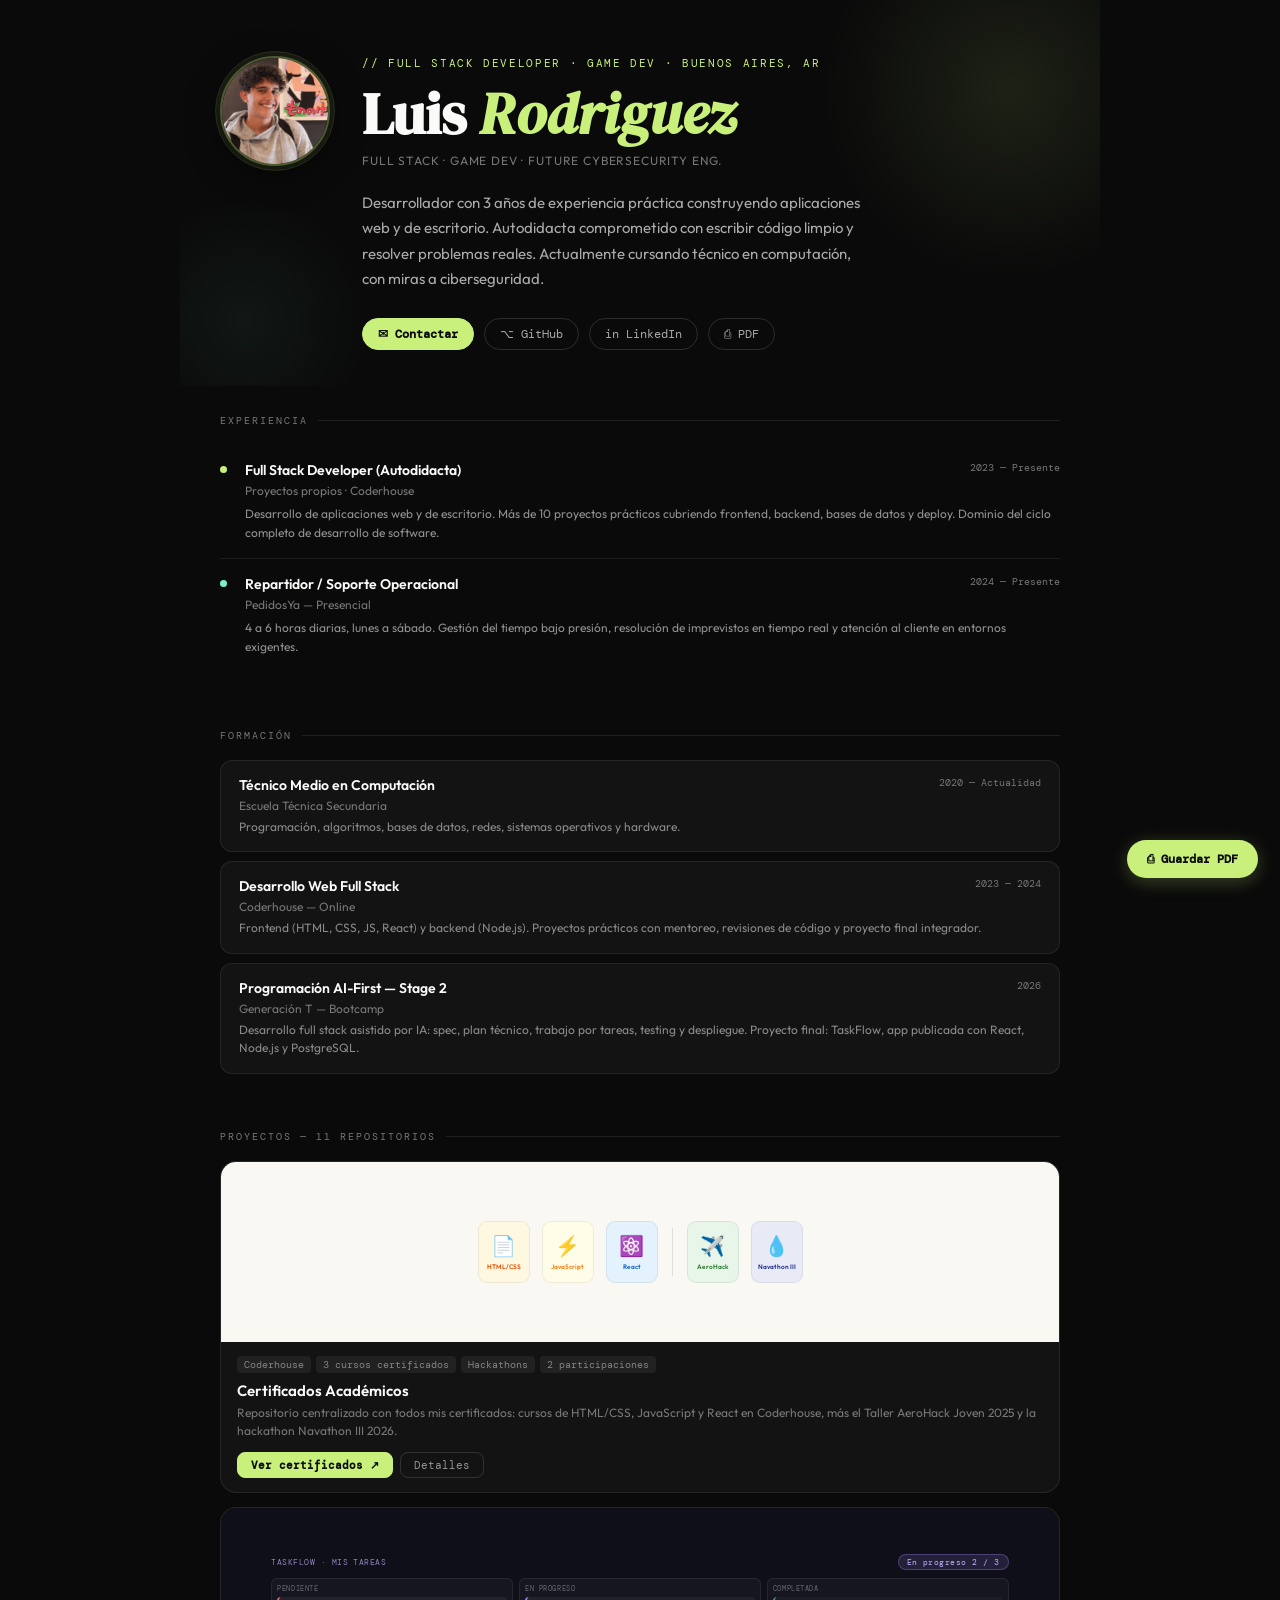
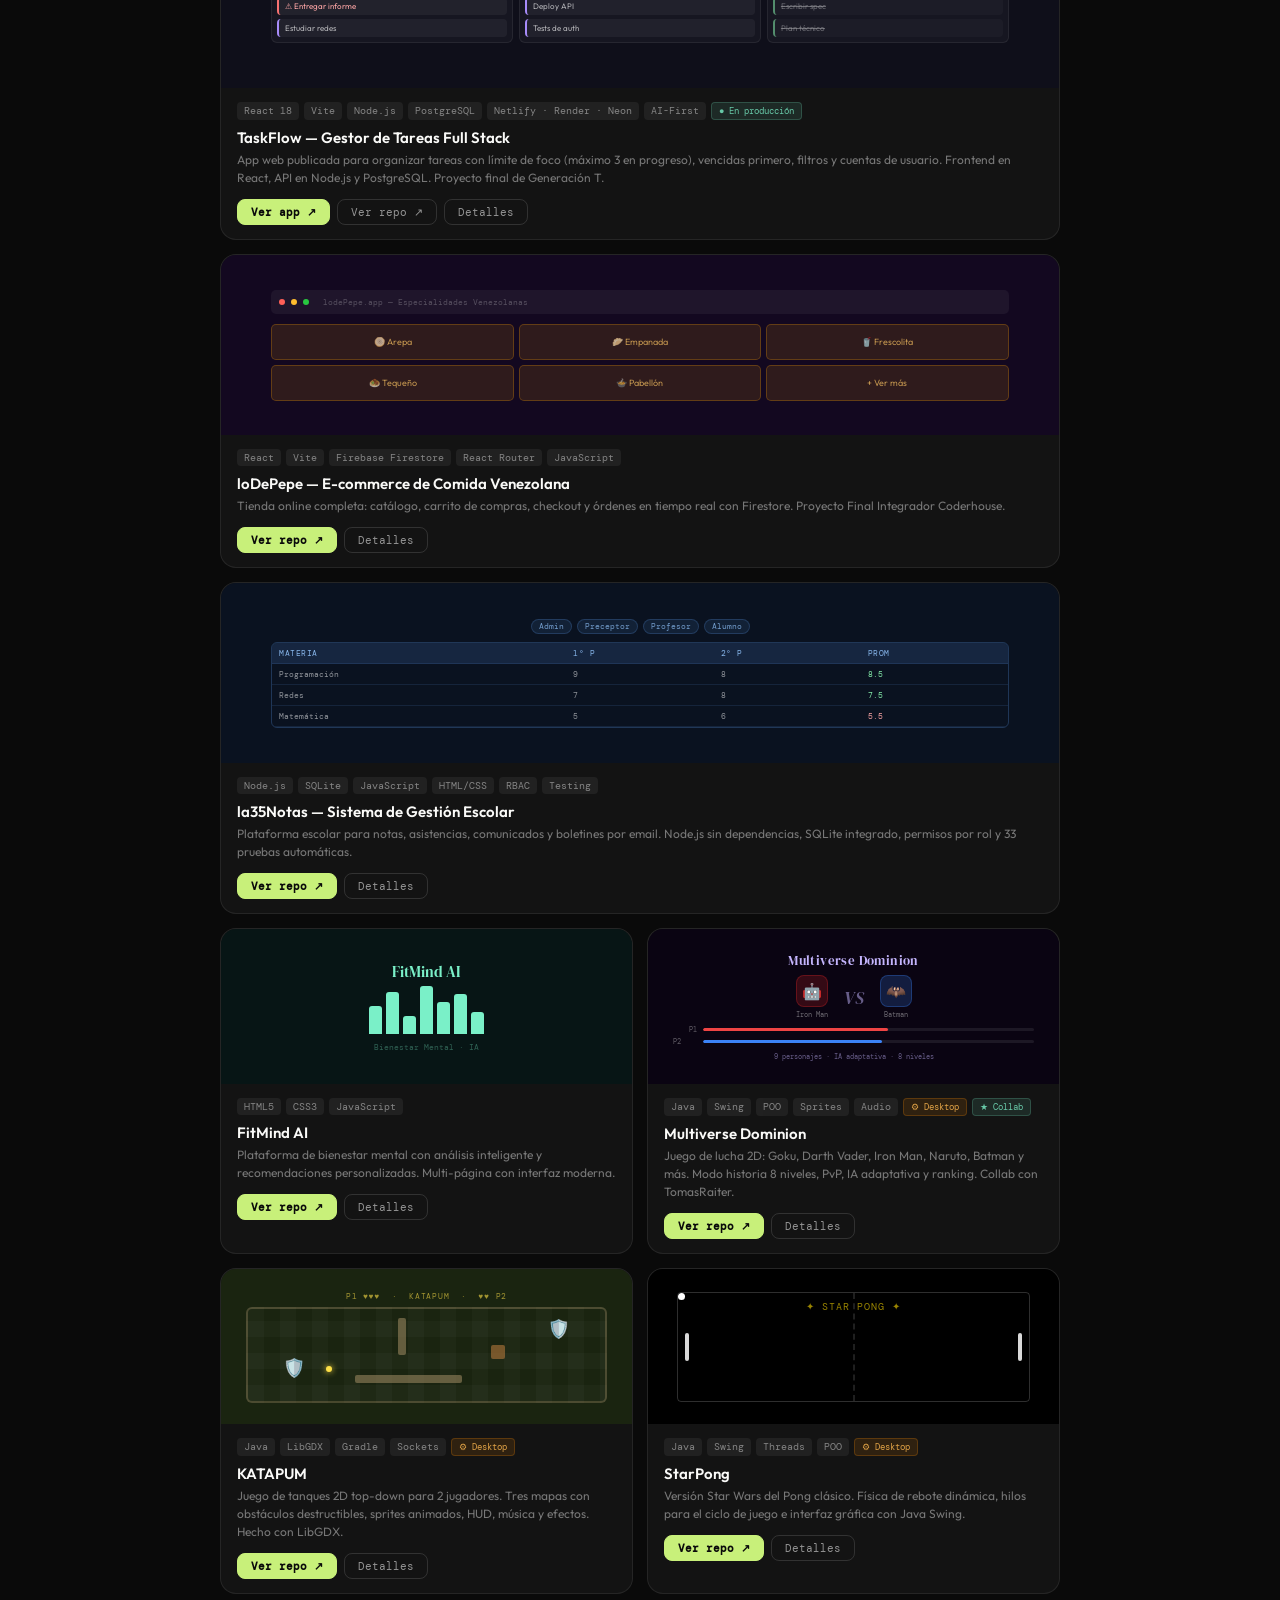
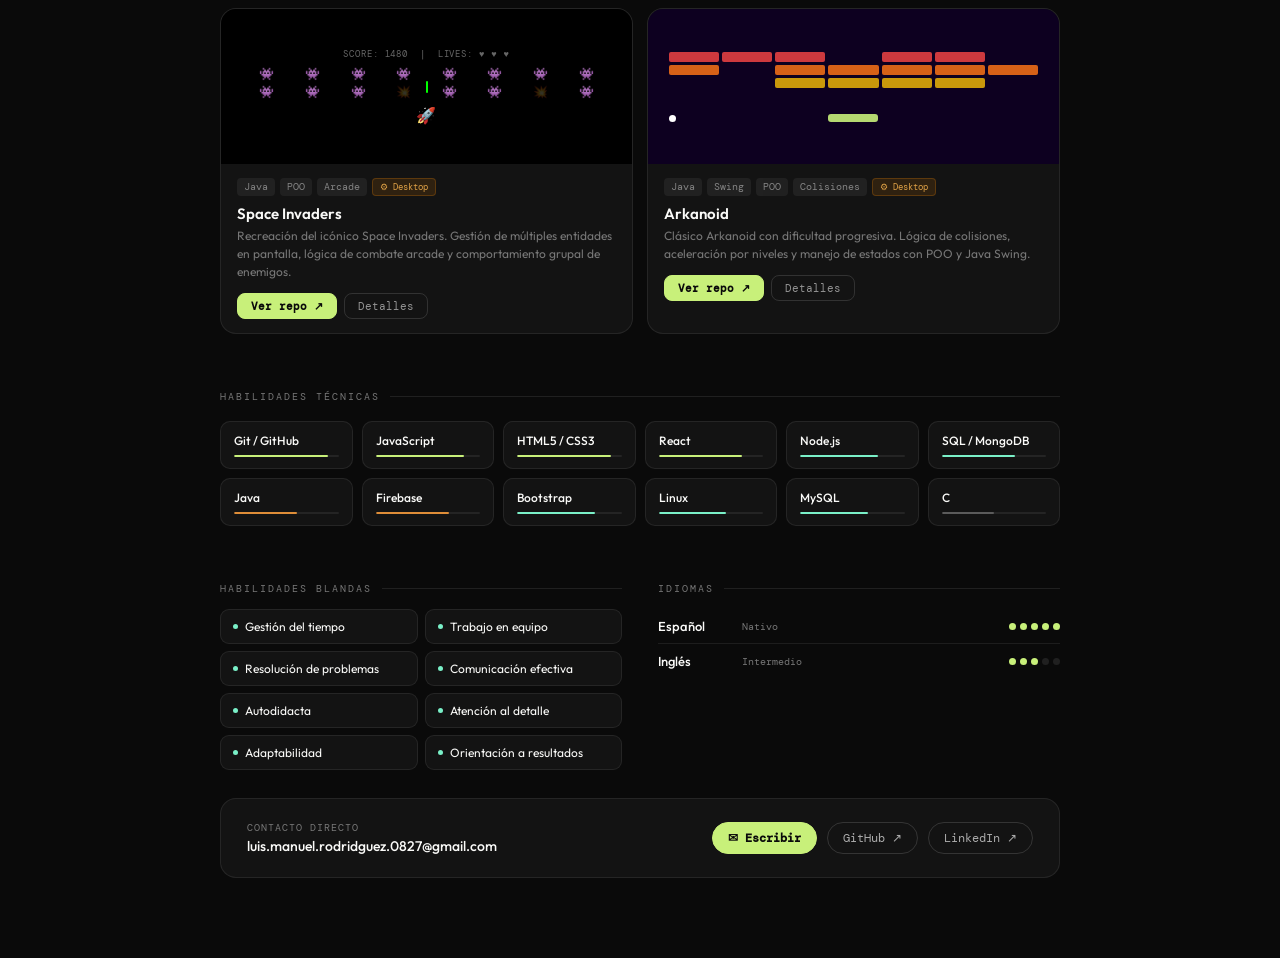
<file: index.html>
<!DOCTYPE html>
<html lang="es">
<head>
  <meta charset="UTF-8">
  <meta name="viewport" content="width=device-width, initial-scale=1.0">
  <title>Luis Rodriguez — Full Stack Developer</title>
  <link rel="preconnect" href="https://fonts.googleapis.com">
  <link rel="preconnect" href="https://fonts.gstatic.com" crossorigin>
  <link href="https://fonts.googleapis.com/css2?family=DM+Serif+Display:ital@0;1&family=DM+Mono:wght@400;500&family=Outfit:wght@300;400;500;600&display=swap" rel="stylesheet">
  <link rel="stylesheet" href="css/base.css">
  <link rel="stylesheet" href="css/hero.css">
  <link rel="stylesheet" href="css/secciones.css">
  <link rel="stylesheet" href="css/proyectos.css">
  <link rel="stylesheet" href="css/previews.css">
  <link rel="stylesheet" href="css/modal.css">
  <link rel="stylesheet" href="css/responsive.css">
  <link rel="stylesheet" href="css/print.css">
  <script src="js/datos.js" defer></script>
  <script src="js/modal.js" defer></script>
  <script src="js/animaciones.js" defer></script>
</head>
<body>

<div class="cv-wrap">

  <div class="hero">
    <div class="hero-inner">
      <div class="hero-photo-wrap">
        <div class="hero-photo-ring"></div>
        <img class="hero-photo" src="img/profile.png" alt="Luis Rodriguez">
      </div>
      <div class="hero-text">
        <div class="hero-tag">// Full Stack Developer · Game Dev · Buenos Aires, AR</div>
        <h1 class="hero-name">Luis <em>Rodriguez</em><br></h1>
        <div class="hero-role">Full Stack · Game Dev · Future Cybersecurity Eng.</div>
        <p class="hero-bio">Desarrollador con 3 años de experiencia práctica construyendo aplicaciones web y de escritorio. Autodidacta comprometido con escribir código limpio y resolver problemas reales. Actualmente cursando técnico en computación, con miras a ciberseguridad.</p>
        <div class="hero-links">
          <a class="pill pill-accent" href="mailto:luis.manuel.rodridguez.0827@gmail.com">✉ Contactar</a>
          <a class="pill" href="https://github.com/l-sudo-l" target="_blank">⌥ GitHub</a>
          <a class="pill" href="https://www.linkedin.com/in/luis-manuel-rodriguez-m%C3%A1rquez-b2208729b/" target="_blank">in LinkedIn</a>
          <button class="pill" data-accion="imprimir">⎙ PDF</button>
        </div>
      </div>
    </div>
  </div>

  <div class="section">
    <div class="section-label">Experiencia</div>
    <div class="exp-item">
      <div class="exp-dot" style="background:#c8f07a"></div>
      <div class="exp-content">
        <div style="display:flex;justify-content:space-between;align-items:flex-start;gap:8px;margin-bottom:2px">
          <div class="exp-title">Full Stack Developer (Autodidacta)</div>
          <div class="exp-date">2023 — Presente</div>
        </div>
        <div class="exp-sub">Proyectos propios · Coderhouse</div>
        <div class="exp-desc">Desarrollo de aplicaciones web y de escritorio. Más de 10 proyectos prácticos cubriendo frontend, backend, bases de datos y deploy. Dominio del ciclo completo de desarrollo de software.</div>
      </div>
    </div>
    <div class="exp-item">
      <div class="exp-dot" style="background:#7af0c8"></div>
      <div class="exp-content">
        <div style="display:flex;justify-content:space-between;align-items:flex-start;gap:8px;margin-bottom:2px">
          <div class="exp-title">Repartidor / Soporte Operacional</div>
          <div class="exp-date">2024 — Presente</div>
        </div>
        <div class="exp-sub">PedidosYa — Presencial</div>
        <div class="exp-desc">4 a 6 horas diarias, lunes a sábado. Gestión del tiempo bajo presión, resolución de imprevistos en tiempo real y atención al cliente en entornos exigentes.</div>
      </div>
    </div>
  </div>

  <div class="section">
    <div class="section-label">Formación</div>
    <div class="edu-item">
      <div style="display:flex;justify-content:space-between;align-items:flex-start;gap:8px;margin-bottom:2px">
        <div class="edu-title">Técnico Medio en Computación</div>
        <div class="exp-date">2020 — Actualidad</div>
      </div>
      <div class="edu-sub">Escuela Técnica Secundaria</div>
      <div class="edu-desc">Programación, algoritmos, bases de datos, redes, sistemas operativos y hardware.</div>
    </div>
    <div class="edu-item">
      <div style="display:flex;justify-content:space-between;align-items:flex-start;gap:8px;margin-bottom:2px">
        <div class="edu-title">Desarrollo Web Full Stack</div>
        <div class="exp-date">2023 — 2024</div>
      </div>
      <div class="edu-sub">Coderhouse — Online</div>
      <div class="edu-desc">Frontend (HTML, CSS, JS, React) y backend (Node.js). Proyectos prácticos con mentoreo, revisiones de código y proyecto final integrador.</div>
    </div>
    <div class="edu-item">
      <div style="display:flex;justify-content:space-between;align-items:flex-start;gap:8px;margin-bottom:2px">
        <div class="edu-title">Programación AI-First — Stage 2</div>
        <div class="exp-date">2026</div>
      </div>
      <div class="edu-sub">Generación T — Bootcamp</div>
      <div class="edu-desc">Desarrollo full stack asistido por IA: spec, plan técnico, trabajo por tareas, testing y despliegue. Proyecto final: TaskFlow, app publicada con React, Node.js y PostgreSQL.</div>
    </div>
  </div>

  <div class="section">
    <div class="section-label">Proyectos — 11 repositorios</div>
    <div class="projects-grid">

      <div class="proj-card full" data-proyecto="certs">
        <div class="proj-preview prev-certs">
          <div class="cert-card" style="background:#fff8e1"><div class="cert-ic">📄</div><div class="cert-lbl" style="color:#e65100">HTML/CSS</div></div>
          <div class="cert-card" style="background:#fffde7"><div class="cert-ic">⚡</div><div class="cert-lbl" style="color:#f57f17">JavaScript</div></div>
          <div class="cert-card" style="background:#e3f2fd"><div class="cert-ic">⚛️</div><div class="cert-lbl" style="color:#1565c0">React</div></div>
          <div class="cert-sep"></div>
          <div class="cert-card" style="background:#e8f5e9"><div class="cert-ic">✈️</div><div class="cert-lbl" style="color:#2e7d32">AeroHack</div></div>
          <div class="cert-card" style="background:#e8eaf6"><div class="cert-ic">💧</div><div class="cert-lbl" style="color:#283593">Navathon III</div></div>
        </div>
        <div class="proj-info">
          <div class="proj-tech"><span class="tech-tag">Coderhouse</span><span class="tech-tag">3 cursos certificados</span><span class="tech-tag">Hackathons</span><span class="tech-tag">2 participaciones</span></div>
          <div class="proj-name">Certificados Académicos</div>
          <div class="proj-desc">Repositorio centralizado con todos mis certificados: cursos de HTML/CSS, JavaScript y React en Coderhouse, más el Taller AeroHack Joven 2025 y la hackathon Navathon III 2026.</div>
          <div class="proj-actions">
            <a class="proj-btn primary" href="https://github.com/l-sudo-l/Certificados" target="_blank" rel="noopener">Ver certificados ↗</a>
            <button class="proj-btn">Detalles</button>
          </div>
        </div>
      </div>

      <div class="proj-card full" data-proyecto="taskflow">
        <div class="proj-preview prev-tf">
          <div class="tf-head"><span>TASKFLOW · MIS TAREAS</span><span class="tf-focus">En progreso 2 / 3</span></div>
          <div class="tf-cols">
            <div class="tf-col"><div class="tf-col-t">PENDIENTE</div><div class="tf-task tf-late">⚠ Entregar informe</div><div class="tf-task">Estudiar redes</div></div>
            <div class="tf-col"><div class="tf-col-t">EN PROGRESO</div><div class="tf-task">Deploy API</div><div class="tf-task">Tests de auth</div></div>
            <div class="tf-col"><div class="tf-col-t">COMPLETADA</div><div class="tf-task tf-done">Escribir spec</div><div class="tf-task tf-done">Plan técnico</div></div>
          </div>
        </div>
        <div class="proj-info">
          <div class="proj-tech"><span class="tech-tag">React 18</span><span class="tech-tag">Vite</span><span class="tech-tag">Node.js</span><span class="tech-tag">PostgreSQL</span><span class="tech-tag">Netlify · Render · Neon</span><span class="tech-tag">AI-First</span><span class="collab-badge">● En producción</span></div>
          <div class="proj-name">TaskFlow — Gestor de Tareas Full Stack</div>
          <div class="proj-desc">App web publicada para organizar tareas con límite de foco (máximo 3 en progreso), vencidas primero, filtros y cuentas de usuario. Frontend en React, API en Node.js y PostgreSQL. Proyecto final de Generación T.</div>
          <div class="proj-actions">
            <a class="proj-btn primary" href="https://taskflow-luis.netlify.app" target="_blank" rel="noopener">Ver app ↗</a>
            <a class="proj-btn" href="https://github.com/l-sudo-l/TaskFlow" target="_blank" rel="noopener">Ver repo ↗</a>
            <button class="proj-btn">Detalles</button>
          </div>
        </div>
      </div>

      <div class="proj-card full" data-proyecto="lodepepe">
        <div class="proj-preview prev-ecom">
          <div class="pe-chrome">
            <div class="pe-dot" style="background:#ff5f57"></div>
            <div class="pe-dot" style="background:#febc2e"></div>
            <div class="pe-dot" style="background:#28c840"></div>
            <span style="font-size:8px;color:rgba(255,255,255,0.25);margin-left:8px;font-family:'DM Mono',monospace">lodePepe.app — Especialidades Venezolanas</span>
          </div>
          <div class="pe-grid">
            <div class="pe-item">🫓 Arepa</div><div class="pe-item">🥟 Empanada</div><div class="pe-item">🥤 Frescolita</div>
            <div class="pe-item">🧆 Tequeño</div><div class="pe-item">🍲 Pabellón</div><div class="pe-item">+ Ver más</div>
          </div>
        </div>
        <div class="proj-info">
          <div class="proj-tech"><span class="tech-tag">React</span><span class="tech-tag">Vite</span><span class="tech-tag">Firebase Firestore</span><span class="tech-tag">React Router</span><span class="tech-tag">JavaScript</span></div>
          <div class="proj-name">loDePepe — E-commerce de Comida Venezolana</div>
          <div class="proj-desc">Tienda online completa: catálogo, carrito de compras, checkout y órdenes en tiempo real con Firestore. Proyecto Final Integrador Coderhouse.</div>
          <div class="proj-actions">
            <a class="proj-btn primary" href="https://github.com/l-sudo-l/loDePepe" target="_blank" rel="noopener">Ver repo ↗</a>
            <button class="proj-btn">Detalles</button>
          </div>
        </div>
      </div>

      <div class="proj-card full" data-proyecto="la35notas">
        <div class="proj-preview prev-notas">
          <div class="nt-roles"><span class="nt-role">Admin</span><span class="nt-role">Preceptor</span><span class="nt-role">Profesor</span><span class="nt-role">Alumno</span></div>
          <div class="nt-table">
            <div class="nt-row nt-head"><div>MATERIA</div><div>1° P</div><div>2° P</div><div>PROM</div></div>
            <div class="nt-row"><div>Programación</div><div>9</div><div>8</div><div class="nt-ok">8.5</div></div>
            <div class="nt-row"><div>Redes</div><div>7</div><div>8</div><div class="nt-ok">7.5</div></div>
            <div class="nt-row"><div>Matemática</div><div>5</div><div>6</div><div class="nt-low">5.5</div></div>
          </div>
        </div>
        <div class="proj-info">
          <div class="proj-tech"><span class="tech-tag">Node.js</span><span class="tech-tag">SQLite</span><span class="tech-tag">JavaScript</span><span class="tech-tag">HTML/CSS</span><span class="tech-tag">RBAC</span><span class="tech-tag">Testing</span></div>
          <div class="proj-name">la35Notas — Sistema de Gestión Escolar</div>
          <div class="proj-desc">Plataforma escolar para notas, asistencias, comunicados y boletines por email. Node.js sin dependencias, SQLite integrado, permisos por rol y 33 pruebas automáticas.</div>
          <div class="proj-actions">
            <a class="proj-btn primary" href="https://github.com/l-sudo-l/la35Notas" target="_blank" rel="noopener">Ver repo ↗</a>
            <button class="proj-btn">Detalles</button>
          </div>
        </div>
      </div>

      <div class="proj-card" data-proyecto="fitmind">
        <div class="proj-preview prev-fit">
          <div class="pf-title">FitMind AI</div>
          <div class="pf-bars">
            <div class="pf-bar" style="height:28px;background:#7af0c8;animation-delay:0s"></div>
            <div class="pf-bar" style="height:42px;background:#7af0c8;animation-delay:.25s"></div>
            <div class="pf-bar" style="height:18px;background:#7af0c8;animation-delay:.5s"></div>
            <div class="pf-bar" style="height:48px;background:#7af0c8;animation-delay:.75s"></div>
            <div class="pf-bar" style="height:32px;background:#7af0c8;animation-delay:1s"></div>
            <div class="pf-bar" style="height:40px;background:#7af0c8;animation-delay:1.25s"></div>
            <div class="pf-bar" style="height:22px;background:#7af0c8;animation-delay:1.5s"></div>
          </div>
          <div style="font-size:8px;color:rgba(122,240,200,0.35);font-family:'DM Mono',monospace">Bienestar Mental · IA</div>
        </div>
        <div class="proj-info">
          <div class="proj-tech"><span class="tech-tag">HTML5</span><span class="tech-tag">CSS3</span><span class="tech-tag">JavaScript</span></div>
          <div class="proj-name">FitMind AI</div>
          <div class="proj-desc">Plataforma de bienestar mental con análisis inteligente y recomendaciones personalizadas. Multi-página con interfaz moderna.</div>
          <div class="proj-actions">
            <a class="proj-btn primary" href="https://github.com/l-sudo-l/Fitmind-AI" target="_blank" rel="noopener">Ver repo ↗</a>
            <button class="proj-btn">Detalles</button>
          </div>
        </div>
      </div>

      <div class="proj-card" data-proyecto="multiverse">
        <div class="proj-preview prev-mv">
          <div class="mv-title">Multiverse Dominion</div>
          <div class="mv-fighters">
            <div class="mv-char"><div class="mv-avatar" style="background:rgba(220,38,38,0.2);border-color:rgba(220,38,38,0.3)">🤖</div><div class="mv-charname">Iron Man</div></div>
            <div class="mv-vs">VS</div>
            <div class="mv-char"><div class="mv-avatar" style="background:rgba(59,130,246,0.2);border-color:rgba(59,130,246,0.3)">🦇</div><div class="mv-charname">Batman</div></div>
          </div>
          <div class="mv-hpbar">
            <div class="mv-hp-row"><div class="mv-hp-label" style="text-align:right">P1</div><div class="mv-hp-track"><div class="mv-hp-fill" id="hp1" style="width:72%;background:#ef4444"></div></div></div>
            <div class="mv-hp-row"><div class="mv-hp-label">P2</div><div class="mv-hp-track"><div class="mv-hp-fill" id="hp2" style="width:88%;background:#3b82f6"></div></div></div>
          </div>
          <div class="mv-badge">9 personajes · IA adaptativa · 8 niveles</div>
        </div>
        <div class="proj-info">
          <div class="proj-tech"><span class="tech-tag">Java</span><span class="tech-tag">Swing</span><span class="tech-tag">POO</span><span class="tech-tag">Sprites</span><span class="tech-tag">Audio</span><span class="java-badge">⚙ Desktop</span><span class="collab-badge">★ Collab</span></div>
          <div class="proj-name">Multiverse Dominion</div>
          <div class="proj-desc">Juego de lucha 2D: Goku, Darth Vader, Iron Man, Naruto, Batman y más. Modo historia 8 niveles, PvP, IA adaptativa y ranking. Collab con TomasRaiter.</div>
          <div class="proj-actions">
            <a class="proj-btn primary" href="https://github.com/TomasRaiter/Multiverse_Dominion" target="_blank" rel="noopener">Ver repo ↗</a>
            <button class="proj-btn">Detalles</button>
          </div>
        </div>
      </div>

      <div class="proj-card" data-proyecto="katapum">
        <div class="proj-preview prev-kata">
          <div class="kt-hud">P1 ♥♥♥ &nbsp;·&nbsp; KATAPUM &nbsp;·&nbsp; ♥♥ P2</div>
          <div class="kt-arena">
            <div class="kt-wall" style="left:42%;top:10%;width:8px;height:40%"></div>
            <div class="kt-wall" style="left:30%;top:72%;width:30%;height:8px"></div>
            <div class="kt-wall" style="left:68%;top:40%;width:14px;height:14px;background:rgba(180,120,60,0.6)"></div>
            <div class="kt-tank kt-t1">🛡️</div>
            <div class="kt-tank kt-t2">🛡️</div>
            <div class="kt-shot"></div>
          </div>
        </div>
        <div class="proj-info">
          <div class="proj-tech"><span class="tech-tag">Java</span><span class="tech-tag">LibGDX</span><span class="tech-tag">Gradle</span><span class="tech-tag">Sockets</span><span class="java-badge">⚙ Desktop</span></div>
          <div class="proj-name">KATAPUM</div>
          <div class="proj-desc">Juego de tanques 2D top-down para 2 jugadores. Tres mapas con obstáculos destructibles, sprites animados, HUD, música y efectos. Hecho con LibGDX.</div>
          <div class="proj-actions">
            <a class="proj-btn primary" href="https://github.com/l-sudo-l/KATAPUM" target="_blank" rel="noopener">Ver repo ↗</a>
            <button class="proj-btn">Detalles</button>
          </div>
        </div>
      </div>

      <div class="proj-card" data-proyecto="starpong">
        <div class="proj-preview prev-pong">
          <div class="pong-arena">
            <div class="pong-ball"></div>
            <div class="pong-pad lpad"></div>
            <div class="pong-pad rpad"></div>
            <div class="pong-mid"></div>
            <div class="pong-score">✦ STAR PONG ✦</div>
          </div>
        </div>
        <div class="proj-info">
          <div class="proj-tech"><span class="tech-tag">Java</span><span class="tech-tag">Swing</span><span class="tech-tag">Threads</span><span class="tech-tag">POO</span><span class="java-badge">⚙ Desktop</span></div>
          <div class="proj-name">StarPong</div>
          <div class="proj-desc">Versión Star Wars del Pong clásico. Física de rebote dinámica, hilos para el ciclo de juego e interfaz gráfica con Java Swing.</div>
          <div class="proj-actions">
            <a class="proj-btn primary" href="https://github.com/l-sudo-l/StarPong" target="_blank" rel="noopener">Ver repo ↗</a>
            <button class="proj-btn">Detalles</button>
          </div>
        </div>
      </div>

      <div class="proj-card" data-proyecto="spaceinvaders">
        <div class="proj-preview prev-si">
          <div class="si-score">SCORE: 1480 &nbsp;|&nbsp; LIVES: ♥ ♥ ♥</div>
          <div class="si-grid">
            <div class="si-alien" style="animation-delay:.0s">👾</div><div class="si-alien" style="animation-delay:.1s">👾</div><div class="si-alien" style="animation-delay:.2s">👾</div><div class="si-alien" style="animation-delay:.3s">👾</div><div class="si-alien" style="animation-delay:.4s">👾</div><div class="si-alien" style="animation-delay:.5s">👾</div><div class="si-alien" style="animation-delay:.6s">👾</div><div class="si-alien" style="animation-delay:.7s">👾</div>
            <div class="si-alien" style="animation-delay:.15s">👾</div><div class="si-alien" style="animation-delay:.25s">👾</div><div class="si-alien" style="animation-delay:.05s">👾</div><div class="si-alien" style="animation-delay:.35s;opacity:.2">💥</div><div class="si-alien" style="animation-delay:.45s">👾</div><div class="si-alien" style="animation-delay:.55s">👾</div><div class="si-alien" style="animation-delay:.65s;opacity:.2">💥</div><div class="si-alien" style="animation-delay:.75s">👾</div>
          </div>
          <div class="si-laser"></div>
          <div class="si-cannon">🚀</div>
        </div>
        <div class="proj-info">
          <div class="proj-tech"><span class="tech-tag">Java</span><span class="tech-tag">POO</span><span class="tech-tag">Arcade</span><span class="java-badge">⚙ Desktop</span></div>
          <div class="proj-name">Space Invaders</div>
          <div class="proj-desc">Recreación del icónico Space Invaders. Gestión de múltiples entidades en pantalla, lógica de combate arcade y comportamiento grupal de enemigos.</div>
          <div class="proj-actions">
            <a class="proj-btn primary" href="https://github.com/l-sudo-l/SpaceInvaders" target="_blank" rel="noopener">Ver repo ↗</a>
            <button class="proj-btn">Detalles</button>
          </div>
        </div>
      </div>

      <div class="proj-card" data-proyecto="arkanoid">
        <div class="proj-preview prev-ark">
          <div class="ark-bricks" id="arkBricks"></div>
          <div class="ark-paddle-area">
            <div class="ark-ball"></div>
            <div class="ark-paddle"></div>
          </div>
        </div>
        <div class="proj-info">
          <div class="proj-tech"><span class="tech-tag">Java</span><span class="tech-tag">Swing</span><span class="tech-tag">POO</span><span class="tech-tag">Colisiones</span><span class="java-badge">⚙ Desktop</span></div>
          <div class="proj-name">Arkanoid</div>
          <div class="proj-desc">Clásico Arkanoid con dificultad progresiva. Lógica de colisiones, aceleración por niveles y manejo de estados con POO y Java Swing.</div>
          <div class="proj-actions">
            <a class="proj-btn primary" href="https://github.com/l-sudo-l/Arkanoid" target="_blank" rel="noopener">Ver repo ↗</a>
            <button class="proj-btn">Detalles</button>
          </div>
        </div>
      </div>

    </div>
  </div>

  <div class="section">
    <div class="section-label">Habilidades Técnicas</div>
    <div class="skills-grid">
      <div class="skill-item"><div class="skill-name">Git / GitHub</div><div class="skill-bar"><div class="skill-fill" style="width:90%;background:#c8f07a"></div></div></div>
      <div class="skill-item"><div class="skill-name">JavaScript</div><div class="skill-bar"><div class="skill-fill" style="width:85%;background:#c8f07a"></div></div></div>
      <div class="skill-item"><div class="skill-name">HTML5 / CSS3</div><div class="skill-bar"><div class="skill-fill" style="width:90%;background:#c8f07a"></div></div></div>
      <div class="skill-item"><div class="skill-name">React</div><div class="skill-bar"><div class="skill-fill" style="width:80%;background:#c8f07a"></div></div></div>
      <div class="skill-item"><div class="skill-name">Node.js</div><div class="skill-bar"><div class="skill-fill" style="width:75%;background:#7af0c8"></div></div></div>
      <div class="skill-item"><div class="skill-name">SQL / MongoDB</div><div class="skill-bar"><div class="skill-fill" style="width:70%;background:#7af0c8"></div></div></div>
      <div class="skill-item"><div class="skill-name">Java</div><div class="skill-bar"><div class="skill-fill" style="width:60%;background:rgba(255,160,60,0.85)"></div></div></div>
      <div class="skill-item"><div class="skill-name">Firebase</div><div class="skill-bar"><div class="skill-fill" style="width:70%;background:rgba(255,160,60,0.85)"></div></div></div>
      <div class="skill-item"><div class="skill-name">Bootstrap</div><div class="skill-bar"><div class="skill-fill" style="width:75%;background:#7af0c8"></div></div></div>
      <div class="skill-item"><div class="skill-name">Linux</div><div class="skill-bar"><div class="skill-fill" style="width:65%;background:#7af0c8"></div></div></div>
      <div class="skill-item"><div class="skill-name">MySQL</div><div class="skill-bar"><div class="skill-fill" style="width:65%;background:#7af0c8"></div></div></div>
      <div class="skill-item"><div class="skill-name">C</div><div class="skill-bar"><div class="skill-fill" style="width:50%;background:rgba(255,255,255,0.25)"></div></div></div>
    </div>
  </div>

  <div class="section section-duo">
    <div>
      <div class="section-label" style="margin-bottom:14px">Habilidades Blandas</div>
      <div class="soft-grid">
        <div class="soft-item"><div class="soft-dot"></div>Gestión del tiempo</div>
        <div class="soft-item"><div class="soft-dot"></div>Trabajo en equipo</div>
        <div class="soft-item"><div class="soft-dot"></div>Resolución de problemas</div>
        <div class="soft-item"><div class="soft-dot"></div>Comunicación efectiva</div>
        <div class="soft-item"><div class="soft-dot"></div>Autodidacta</div>
        <div class="soft-item"><div class="soft-dot"></div>Atención al detalle</div>
        <div class="soft-item"><div class="soft-dot"></div>Adaptabilidad</div>
        <div class="soft-item"><div class="soft-dot"></div>Orientación a resultados</div>
      </div>
    </div>
    <div>
      <div class="section-label" style="margin-bottom:14px">Idiomas</div>
      <div class="lang-row">
        <div class="lang-name">Español</div><div class="lang-level">Nativo</div>
        <div class="lang-dots"><div class="ld on"></div><div class="ld on"></div><div class="ld on"></div><div class="ld on"></div><div class="ld on"></div></div>
      </div>
      <div class="lang-row">
        <div class="lang-name">Inglés</div><div class="lang-level">Intermedio</div>
        <div class="lang-dots"><div class="ld on"></div><div class="ld on"></div><div class="ld on"></div><div class="ld off"></div><div class="ld off"></div></div>
      </div>
    </div>
  </div>

  <div class="contact-strip">
    <div>
      <div class="ct-label">Contacto directo</div>
      <div class="ct-email">luis.manuel.rodridguez.0827@gmail.com</div>
    </div>
    <div class="hero-links">
      <a class="pill pill-accent" href="mailto:luis.manuel.rodridguez.0827@gmail.com">✉ Escribir</a>
      <a class="pill" href="https://github.com/l-sudo-l" target="_blank">GitHub ↗</a>
      <a class="pill" href="https://www.linkedin.com/in/luis-manuel-rodriguez-m%C3%A1rquez-b2208729b/" target="_blank">LinkedIn ↗</a>
    </div>
  </div>
</div>

<div class="modal-overlay" id="modal">
  <div class="modal">
    <div class="modal-head">
      <div class="modal-title" id="modal-title"></div>
      <button class="modal-close" data-accion="cerrar" aria-label="Cerrar">×</button>
    </div>
    <div class="modal-body" id="modal-body"></div>
  </div>
</div>

<button class="print-btn" data-accion="imprimir">⎙ Guardar PDF</button>

</body>
</html>
</file>
<file: css/base.css>
/* Variables, reset, layout general y botón flotante */
* {
  box-sizing: border-box;
  margin: 0;
  padding: 0;
}

:root {
  --black: #0a0a0a;
  --white: #fafaf8;
  --accent: #c8f07a;
  --accent2: #7af0c8;
  --muted: #777;
  --border: rgba(255,255,255,0.08);
  --card: rgba(255,255,255,0.04);
  --card-hover: rgba(255,255,255,0.07);
}

body {
  font-family: 'Outfit',sans-serif;
  background: var(--black);
  color: var(--white);
  min-height: 100vh;
}

.cv-wrap {
  max-width: 920px;
  margin: 0 auto;
  padding: 0 0 80px;
}

.section {
  padding: 28px 40px;
}

.section-label {
  font-family: 'DM Mono',monospace;
  font-size: 10px;
  letter-spacing: .2em;
  text-transform: uppercase;
  color: var(--muted);
  margin-bottom: 18px;
  display: flex;
  align-items: center;
  gap: 10px;
}

.section-label::after {
  content: '';
  flex: 1;
  height: 0.5px;
  background: rgba(255,255,255,0.09);
}

.print-btn {
  position: fixed;
  bottom: 22px;
  right: 22px;
  display: flex;
  align-items: center;
  gap: 8px;
  padding: 11px 20px;
  background: var(--accent);
  color: var(--black);
  border: none;
  border-radius: 99px;
  font-family: 'DM Mono',monospace;
  font-size: 12px;
  font-weight: 600;
  cursor: pointer;
  box-shadow: 0 4px 18px rgba(200,240,122,0.25);
  z-index: 100;
}

.print-btn:hover {
  background: #d4f590;
}
</file>
<file: css/hero.css>
/* Encabezado: foto, nombre, bio y links */
.hero {
  padding: 56px 40px 36px;
  position: relative;
  overflow: hidden;
}

.hero::before {
  content: '';
  position: absolute;
  top: -100px;
  right: -100px;
  width: 380px;
  height: 380px;
  background: radial-gradient(circle,rgba(200,240,122,0.10) 0%,transparent 70%);
  pointer-events: none;
}

.hero::after {
  content: '';
  position: absolute;
  bottom: -60px;
  left: -60px;
  width: 250px;
  height: 250px;
  background: radial-gradient(circle,rgba(122,240,200,0.06) 0%,transparent 70%);
  pointer-events: none;
}

.hero-inner {
  display: flex;
  align-items: flex-start;
  gap: 32px;
  position: relative;
  z-index: 1;
}

.hero-photo-wrap {
  flex-shrink: 0;
  position: relative;
  width: 110px;
  height: 110px;
}

.hero-photo {
  width: 110px;
  height: 110px;
  border-radius: 50%;
  object-fit: cover;
  object-position: center top;
  border: 2px solid rgba(200,240,122,0.35);
  box-shadow: 0 0 0 4px rgba(200,240,122,0.08),0 8px 32px rgba(0,0,0,0.5);
  display: block;
}

.hero-photo-ring {
  position: absolute;
  inset: -5px;
  border-radius: 50%;
  border: 1px solid rgba(200,240,122,0.15);
  animation: ringPulse 3s ease-in-out infinite;
  pointer-events: none;
}

@keyframes ringPulse {
  0%, 100% {
    opacity: 0.4;
    transform: scale(1);
  }
  50% {
    opacity: 0.9;
    transform: scale(1.03);
  }
}

.hero-text {
  flex: 1;
}

.hero-tag {
  font-family: 'DM Mono',monospace;
  font-size: 11px;
  color: var(--accent);
  letter-spacing: .15em;
  text-transform: uppercase;
  margin-bottom: 14px;
}

.hero-name {
  font-family: 'DM Serif Display',serif;
  font-size: clamp(36px,5.5vw,58px);
  line-height: 1.05;
  margin-bottom: 8px;
}

.hero-name em {
  font-style: italic;
  color: var(--accent);
}

.hero-role {
  font-size: 12px;
  color: var(--muted);
  letter-spacing: .07em;
  text-transform: uppercase;
  margin-bottom: 22px;
}

.hero-bio {
  font-size: 15px;
  line-height: 1.7;
  color: rgba(255,255,255,0.65);
  max-width: 510px;
  margin-bottom: 26px;
}

.hero-links {
  display: flex;
  gap: 10px;
  flex-wrap: wrap;
}

.pill {
  display: inline-flex;
  align-items: center;
  gap: 6px;
  padding: 7px 15px;
  border: 0.5px solid rgba(255,255,255,0.14);
  border-radius: 99px;
  font-size: 12px;
  color: rgba(255,255,255,0.65);
  text-decoration: none;
  font-family: 'DM Mono',monospace;
  cursor: pointer;
  transition: all .2s;
  background: transparent;
}

.pill:hover {
  border-color: var(--accent);
  color: var(--accent);
}

.pill-accent {
  background: var(--accent);
  color: var(--black);
  border-color: var(--accent);
  font-weight: 600;
}

.pill-accent:hover {
  background: #d4f590;
  color: var(--black);
}
</file>
<file: css/secciones.css>
/* Experiencia, formación, habilidades, idiomas y contacto */
.exp-item {
  padding: 16px 0;
  border-bottom: 0.5px solid var(--border);
  display: flex;
  gap: 18px;
}

.exp-item:last-child {
  border-bottom: none;
}

.exp-dot {
  width: 7px;
  height: 7px;
  border-radius: 50%;
  flex-shrink: 0;
  margin-top: 5px;
}

.exp-content {
  flex: 1;
}

.exp-title {
  font-size: 14px;
  font-weight: 600;
  margin-bottom: 2px;
}

.exp-sub {
  font-size: 12px;
  color: var(--muted);
  margin-bottom: 6px;
}

.exp-desc {
  font-size: 12px;
  color: rgba(255,255,255,0.55);
  line-height: 1.6;
}

.exp-date {
  font-family: 'DM Mono',monospace;
  font-size: 10px;
  color: var(--muted);
  white-space: nowrap;
}

.edu-item {
  background: var(--card);
  border: 0.5px solid var(--border);
  border-radius: 12px;
  padding: 15px 18px;
  margin-bottom: 9px;
}

.edu-item:last-child {
  margin-bottom: 0;
}

.edu-title {
  font-size: 14px;
  font-weight: 600;
  margin-bottom: 2px;
}

.edu-sub {
  font-size: 12px;
  color: var(--muted);
  margin-bottom: 5px;
}

.edu-desc {
  font-size: 12px;
  color: rgba(255,255,255,0.5);
  line-height: 1.55;
}

.skills-grid {
  display: grid;
  grid-template-columns: repeat(auto-fit,minmax(125px,1fr));
  gap: 9px;
}

.skill-item {
  background: var(--card);
  border: 0.5px solid var(--border);
  border-radius: 10px;
  padding: 11px 13px;
}

.skill-name {
  font-size: 12px;
  font-weight: 500;
  margin-bottom: 7px;
}

.skill-bar {
  height: 2px;
  background: rgba(255,255,255,0.07);
  border-radius: 99px;
  overflow: hidden;
}

.skill-fill {
  height: 100%;
  border-radius: 99px;
}

.lang-row {
  display: flex;
  align-items: center;
  gap: 14px;
  padding: 9px 0;
  border-bottom: 0.5px solid var(--border);
}

.lang-row:last-child {
  border-bottom: none;
}

.lang-name {
  font-size: 13px;
  font-weight: 500;
  width: 70px;
}

.lang-level {
  font-size: 10px;
  color: var(--muted);
  font-family: 'DM Mono',monospace;
}

.lang-dots {
  display: flex;
  gap: 4px;
  margin-left: auto;
}

.ld {
  width: 7px;
  height: 7px;
  border-radius: 50%;
}

.ld.on {
  background: var(--accent);
}

.ld.off {
  background: rgba(255,255,255,0.09);
}

/* Habilidades blandas + idiomas, lado a lado */
.section-duo {
  display: grid;
  grid-template-columns: 1fr 1fr;
  gap: 36px;
}

.soft-grid {
  display: grid;
  grid-template-columns: 1fr 1fr;
  gap: 7px;
}

.soft-item {
  background: var(--card);
  border: 0.5px solid var(--border);
  border-radius: 9px;
  padding: 9px 12px;
  font-size: 12px;
  display: flex;
  align-items: center;
  gap: 7px;
}

.soft-dot {
  width: 5px;
  height: 5px;
  border-radius: 50%;
  background: var(--accent2);
  flex-shrink: 0;
}

.contact-strip {
  margin: 0 40px;
  padding: 22px 26px;
  background: var(--card);
  border: 0.5px solid var(--border);
  border-radius: 16px;
  display: flex;
  align-items: center;
  justify-content: space-between;
  flex-wrap: wrap;
  gap: 14px;
}

.ct-label {
  font-family: 'DM Mono',monospace;
  font-size: 10px;
  color: var(--muted);
  letter-spacing: .1em;
  text-transform: uppercase;
  margin-bottom: 3px;
}

.ct-email {
  font-size: 14px;
  font-weight: 500;
}
</file>
<file: css/proyectos.css>
/* Grilla y tarjetas de proyectos */
.projects-grid {
  display: grid;
  grid-template-columns: 1fr 1fr;
  gap: 14px;
}

.proj-card {
  background: var(--card);
  border: 0.5px solid var(--border);
  border-radius: 16px;
  overflow: hidden;
  cursor: pointer;
  transition: all .25s;
}

.proj-card:hover {
  background: var(--card-hover);
  border-color: rgba(255,255,255,0.14);
  transform: translateY(-2px);
}

.proj-card.full {
  grid-column: 1/-1;
}

.proj-preview {
  height: 155px;
  position: relative;
  overflow: hidden;
  display: flex;
  align-items: center;
  justify-content: center;
}

.proj-card.full .proj-preview {
  height: 180px;
}

.proj-info {
  padding: 14px 16px;
}

.proj-tech {
  display: flex;
  gap: 5px;
  flex-wrap: wrap;
  margin-bottom: 8px;
}

.tech-tag {
  font-family: 'DM Mono',monospace;
  font-size: 10px;
  padding: 2px 7px;
  border-radius: 4px;
  background: rgba(255,255,255,0.06);
  color: rgba(255,255,255,0.45);
}

.java-badge {
  font-family: 'DM Mono',monospace;
  font-size: 9px;
  padding: 2px 7px;
  background: rgba(255,140,0,0.12);
  color: rgba(255,185,80,0.85);
  border: 0.5px solid rgba(255,140,0,0.22);
  border-radius: 4px;
}

.collab-badge {
  font-family: 'DM Mono',monospace;
  font-size: 9px;
  padding: 2px 7px;
  background: rgba(122,240,200,0.1);
  color: rgba(122,240,200,0.8);
  border: 0.5px solid rgba(122,240,200,0.2);
  border-radius: 4px;
}

.proj-name {
  font-size: 15px;
  font-weight: 600;
  margin-bottom: 4px;
}

.proj-desc {
  font-size: 12px;
  color: var(--muted);
  line-height: 1.5;
  margin-bottom: 12px;
}

.proj-actions {
  display: flex;
  gap: 7px;
  flex-wrap: wrap;
}

.proj-btn {
  font-family: 'DM Mono',monospace;
  font-size: 11px;
  padding: 5px 13px;
  border-radius: 8px;
  border: 0.5px solid rgba(255,255,255,0.13);
  background: transparent;
  color: rgba(255,255,255,0.55);
  cursor: pointer;
  transition: all .2s;
  text-decoration: none;
  display: inline-flex;
  align-items: center;
  gap: 5px;
}

.proj-btn:hover {
  border-color: rgba(255,255,255,0.28);
  color: var(--white);
}

.proj-btn.primary {
  background: var(--accent);
  color: var(--black);
  border-color: var(--accent);
  font-weight: 600;
}

.proj-btn.primary:hover {
  background: #d4f590;
}
</file>
<file: css/previews.css>
/* Vistas previas animadas de cada proyecto */
.prev-certs {
  background: #faf8f2;
  gap: 12px;
}

.cert-card {
  width: 52px;
  height: 62px;
  border-radius: 9px;
  display: flex;
  flex-direction: column;
  align-items: center;
  justify-content: center;
  gap: 4px;
  border: 1px solid rgba(0,0,0,0.07);
}

.cert-ic {
  font-size: 20px;
}

.cert-lbl {
  font-size: 6.5px;
  font-weight: 600;
}

.cert-sep {
  width: 1px;
  height: 48px;
  background: rgba(0,0,0,0.1);
  margin: 0 2px;
}

.prev-notas {
  background: #0a1220;
  flex-direction: column;
  gap: 8px;
}

.nt-table {
  width: 88%;
  border-radius: 6px;
  overflow: hidden;
  border: 0.5px solid rgba(96,165,250,0.25);
  font-family: 'DM Mono',monospace;
  font-size: 8px;
}

.nt-row {
  display: grid;
  grid-template-columns: 2fr 1fr 1fr 1fr;
  color: rgba(255,255,255,0.55);
}

.nt-row>div {
  padding: 5px 7px;
  border-bottom: 0.5px solid rgba(96,165,250,0.12);
}

.nt-row.nt-head {
  background: rgba(96,165,250,0.14);
  color: rgba(147,197,253,0.9);
  letter-spacing: .06em;
}

.nt-ok {
  color: #86efac;
}

.nt-low {
  color: #fca5a5;
}

.nt-roles {
  display: flex;
  gap: 5px;
}

.nt-role {
  font-size: 7.5px;
  font-family: 'DM Mono',monospace;
  padding: 2px 7px;
  border-radius: 20px;
  background: rgba(96,165,250,0.1);
  color: rgba(147,197,253,0.75);
  border: 0.5px solid rgba(96,165,250,0.2);
}

.prev-kata {
  background: #1a2410;
  flex-direction: column;
  gap: 6px;
}

.kt-arena {
  width: 88%;
  height: 96px;
  position: relative;
  border-radius: 6px;
  background: repeating-linear-gradient(0deg,rgba(255,255,255,0.025) 0 16px,transparent 16px 32px),repeating-linear-gradient(90deg,rgba(255,255,255,0.025) 0 16px,transparent 16px 32px);
  border: 2px solid rgba(160,140,100,0.35);
}

.kt-wall {
  position: absolute;
  background: rgba(160,140,100,0.55);
  border-radius: 2px;
}

.kt-tank {
  position: absolute;
  font-size: 18px;
  line-height: 1;
}

.kt-t1 {
  left: 10%;
  top: 55%;
  animation: ktMove1 3s ease-in-out infinite alternate;
}

.kt-t2 {
  right: 10%;
  top: 12%;
  transform: scaleX(-1);
  animation: ktMove2 3.4s ease-in-out infinite alternate;
}

.kt-shot {
  position: absolute;
  width: 6px;
  height: 6px;
  border-radius: 50%;
  background: #fde047;
  box-shadow: 0 0 6px #fde047;
  top: 62%;
  left: 22%;
  animation: ktShot 1.6s linear infinite;
}

@keyframes ktMove1 {
  from {
    top: 55%;
  }
  to {
    top: 30%;
  }
}

@keyframes ktMove2 {
  from {
    top: 12%;
  }
  to {
    top: 60%;
  }
}

@keyframes ktShot {
  from {
    left: 22%;
    opacity: 1;
  }
  to {
    left: 80%;
    opacity: 0;
  }
}

.kt-hud {
  font-family: 'DM Mono',monospace;
  font-size: 8px;
  color: rgba(253,224,71,0.6);
  letter-spacing: .1em;
}

.prev-tf {
  background: #0f0f1a;
  flex-direction: column;
  gap: 8px;
}

.tf-head {
  width: 88%;
  display: flex;
  justify-content: space-between;
  align-items: center;
  font-family: 'DM Mono',monospace;
  font-size: 8px;
  color: rgba(196,181,253,0.7);
  letter-spacing: .06em;
}

.tf-focus {
  padding: 2px 8px;
  border-radius: 20px;
  background: rgba(167,139,250,0.14);
  border: 0.5px solid rgba(167,139,250,0.3);
  color: #c4b5fd;
}

.tf-cols {
  width: 88%;
  display: grid;
  grid-template-columns: repeat(3,1fr);
  gap: 6px;
}

.tf-col {
  background: rgba(255,255,255,0.03);
  border: 0.5px solid rgba(255,255,255,0.07);
  border-radius: 6px;
  padding: 5px;
  display: flex;
  flex-direction: column;
  gap: 4px;
}

.tf-col-t {
  font-family: 'DM Mono',monospace;
  font-size: 7px;
  color: rgba(255,255,255,0.35);
  letter-spacing: .08em;
}

.tf-task {
  font-size: 8px;
  color: rgba(255,255,255,0.65);
  background: rgba(255,255,255,0.05);
  border-radius: 4px;
  padding: 4px 6px;
  border-left: 2px solid #a78bfa;
}

.tf-task.tf-late {
  border-left-color: #f87171;
  color: #fca5a5;
}

.tf-task.tf-done {
  border-left-color: #86efac;
  opacity: .55;
  text-decoration: line-through;
}

.prev-ecom {
  background: #130820;
  flex-direction: column;
  gap: 10px;
}

.pe-chrome {
  width: 88%;
  height: 24px;
  background: rgba(255,255,255,0.05);
  border-radius: 5px;
  display: flex;
  align-items: center;
  padding: 0 8px;
  gap: 6px;
}

.pe-dot {
  width: 6px;
  height: 6px;
  border-radius: 50%;
}

.pe-grid {
  display: grid;
  grid-template-columns: 1fr 1fr 1fr;
  gap: 5px;
  width: 88%;
}

.pe-item {
  background: rgba(255,165,0,0.12);
  border: 0.5px solid rgba(255,165,0,0.25);
  border-radius: 5px;
  height: 36px;
  display: flex;
  align-items: center;
  justify-content: center;
  font-size: 9px;
  color: rgba(255,200,100,0.7);
  gap: 3px;
}

.prev-fit {
  background: #071515;
  flex-direction: column;
  gap: 8px;
}

.pf-title {
  font-family: 'DM Serif Display',serif;
  font-size: 15px;
  color: #7af0c8;
}

.pf-bars {
  display: flex;
  gap: 4px;
  align-items: flex-end;
  height: 44px;
}

.pf-bar {
  width: 13px;
  border-radius: 3px 3px 0 0;
  animation: barUp 2.2s ease-in-out infinite alternate;
}

@keyframes barUp {
  from {
    opacity: .35;
  }
  to {
    opacity: 1;
  }
}

.prev-mv {
  background: #0a0412;
  flex-direction: column;
  gap: 6px;
}

.mv-title {
  font-family: 'DM Serif Display',serif;
  font-size: 13px;
  color: #c4b5fd;
  letter-spacing: .03em;
}

.mv-fighters {
  display: flex;
  gap: 16px;
  align-items: center;
}

.mv-char {
  display: flex;
  flex-direction: column;
  align-items: center;
  gap: 3px;
}

.mv-avatar {
  width: 32px;
  height: 32px;
  border-radius: 8px;
  display: flex;
  align-items: center;
  justify-content: center;
  font-size: 16px;
  border: 1px solid rgba(255,255,255,0.15);
}

.mv-charname {
  font-family: 'DM Mono',monospace;
  font-size: 7px;
  color: rgba(255,255,255,0.4);
}

.mv-vs {
  font-family: 'DM Serif Display',serif;
  font-size: 18px;
  color: rgba(196,181,253,0.5);
  font-style: italic;
}

.mv-hpbar {
  width: 88%;
  display: flex;
  flex-direction: column;
  gap: 3px;
}

.mv-hp-row {
  display: flex;
  align-items: center;
  gap: 6px;
}

.mv-hp-label {
  font-family: 'DM Mono',monospace;
  font-size: 7px;
  color: rgba(255,255,255,0.35);
  width: 24px;
}

.mv-hp-track {
  flex: 1;
  height: 3px;
  background: rgba(255,255,255,0.08);
  border-radius: 99px;
  overflow: hidden;
}

.mv-hp-fill {
  height: 100%;
  border-radius: 99px;
  transition: width .8s ease;
}

.mv-badge {
  font-family: 'DM Mono',monospace;
  font-size: 7px;
  color: rgba(196,181,253,0.5);
}

.prev-pong {
  background: #000;
}

.pong-arena {
  width: 86%;
  height: 110px;
  border: 1px solid rgba(255,255,255,0.18);
  border-radius: 4px;
  position: relative;
  overflow: hidden;
}

.pong-ball {
  width: 7px;
  height: 7px;
  background: #fff;
  border-radius: 50%;
  position: absolute;
  animation: pBall 2.4s linear infinite;
}

.pong-pad {
  width: 4px;
  height: 28px;
  background: rgba(255,255,255,0.85);
  border-radius: 2px;
  position: absolute;
  top: 50%;
  transform: translateY(-50%);
}

.lpad {
  left: 7px;
}

.rpad {
  right: 7px;
}

.pong-mid {
  position: absolute;
  left: 50%;
  top: 0;
  bottom: 0;
  border-left: 2px dashed rgba(255,255,255,0.12);
}

.pong-score {
  position: absolute;
  top: 7px;
  width: 100%;
  text-align: center;
  font-family: 'DM Mono',monospace;
  font-size: 10px;
  color: rgba(255,220,0,0.6);
  letter-spacing: .1em;
}

@keyframes pBall {
  0% {
    left: 18%;
    top: 25%;
  }
  30% {
    left: 78%;
    top: 58%;
  }
  55% {
    left: 18%;
    top: 72%;
  }
  80% {
    left: 78%;
    top: 20%;
  }
  100% {
    left: 18%;
    top: 25%;
  }
}

.prev-si {
  background: #000;
  flex-direction: column;
  gap: 6px;
  position: relative;
}

.si-score {
  font-family: 'DM Mono',monospace;
  font-size: 9px;
  color: rgba(255,255,255,0.4);
  letter-spacing: .1em;
}

.si-grid {
  display: grid;
  grid-template-columns: repeat(8,1fr);
  gap: 3px;
  width: 88%;
}

.si-alien {
  font-size: 12px;
  text-align: center;
  animation: alienPulse 1.2s ease-in-out infinite alternate;
}

@keyframes alienPulse {
  from {
    opacity: .5;
    transform: scale(.9);
  }
  to {
    opacity: 1;
    transform: scale(1);
  }
}

.si-cannon {
  font-size: 16px;
  text-align: center;
  width: 88%;
}

.si-laser {
  width: 2px;
  height: 12px;
  background: #0f0;
  border-radius: 1px;
  position: absolute;
  animation: laserUp 1s linear infinite;
}

@keyframes laserUp {
  0% {
    bottom: 28px;
    opacity: 1;
  }
  100% {
    bottom: 90px;
    opacity: 0;
  }
}

.prev-ark {
  background: #0d0020;
  flex-direction: column;
  gap: 6px;
}

.ark-bricks {
  display: grid;
  grid-template-columns: repeat(7,1fr);
  gap: 3px;
  width: 90%;
}

.ark-brick {
  height: 10px;
  border-radius: 2px;
  transition: opacity .3s;
}

.ark-paddle-area {
  width: 90%;
  position: relative;
  height: 28px;
  display: flex;
  align-items: flex-end;
}

.ark-paddle {
  width: 50px;
  height: 8px;
  border-radius: 3px;
  background: rgba(200,240,122,0.9);
  position: absolute;
  left: 50%;
  transform: translateX(-50%);
  animation: paddleMove 2s ease-in-out infinite alternate;
}

@keyframes paddleMove {
  from {
    left: 30%;
  }
  to {
    left: 65%;
  }
}

.ark-ball {
  width: 7px;
  height: 7px;
  background: #fff;
  border-radius: 50%;
  position: absolute;
  animation: arkBall 1.8s ease-in-out infinite alternate;
}

@keyframes arkBall {
  from {
    left: 35%;
    top: -50px;
  }
  to {
    left: 60%;
    top: -10px;
  }
}
</file>
<file: css/modal.css>
/* Ventana de detalles de proyecto */
.modal-overlay {
  display: none;
  position: fixed;
  inset: 0;
  background: rgba(0,0,0,0.88);
  z-index: 200;
  align-items: center;
  justify-content: center;
  padding: 20px;
}

.modal-overlay.open {
  display: flex;
}

.modal {
  background: #111;
  border: 0.5px solid rgba(255,255,255,0.11);
  border-radius: 18px;
  width: 100%;
  max-width: 680px;
  max-height: 88vh;
  overflow: hidden;
  display: flex;
  flex-direction: column;
}

.modal-head {
  padding: 18px 22px;
  display: flex;
  align-items: center;
  justify-content: space-between;
  border-bottom: 0.5px solid rgba(255,255,255,0.07);
}

.modal-title {
  font-size: 15px;
  font-weight: 600;
}

.modal-close {
  width: 30px;
  height: 30px;
  border-radius: 7px;
  background: rgba(255,255,255,0.05);
  border: 0.5px solid rgba(255,255,255,0.09);
  color: var(--white);
  cursor: pointer;
  font-size: 17px;
  display: flex;
  align-items: center;
  justify-content: center;
}

.modal-close:hover {
  background: rgba(255,255,255,0.09);
}

.modal-body {
  padding: 22px;
  overflow-y: auto;
  flex: 1;
}

.modal-tech {
  display: flex;
  gap: 7px;
  flex-wrap: wrap;
  margin-bottom: 14px;
}

.modal-desc {
  font-size: 14px;
  line-height: 1.7;
  color: rgba(255,255,255,0.65);
  margin-bottom: 18px;
}

.modal-sect {
  font-family: 'DM Mono',monospace;
  font-size: 10px;
  letter-spacing: .15em;
  color: var(--muted);
  margin-bottom: 9px;
  text-transform: uppercase;
}

.modal-feat {
  display: flex;
  align-items: flex-start;
  gap: 8px;
  padding: 6px 0;
  border-bottom: 0.5px solid rgba(255,255,255,0.05);
  font-size: 13px;
  color: rgba(255,255,255,0.6);
  line-height: 1.5;
}

.modal-feat:last-child {
  border-bottom: none;
}

.modal-fdot {
  width: 5px;
  height: 5px;
  border-radius: 50%;
  background: var(--accent);
  flex-shrink: 0;
  margin-top: 5px;
}

.modal-java-note {
  background: rgba(255,140,0,0.07);
  border: 0.5px solid rgba(255,140,0,0.18);
  border-radius: 9px;
  padding: 12px 15px;
  margin-bottom: 16px;
  font-size: 13px;
  color: rgba(255,190,80,0.8);
  line-height: 1.55;
}

.modal-chars {
  display: flex;
  flex-wrap: wrap;
  gap: 6px;
  margin-bottom: 16px;
}

.modal-char {
  background: rgba(255,255,255,0.05);
  border: 0.5px solid rgba(255,255,255,0.1);
  border-radius: 7px;
  padding: 5px 10px;
  font-size: 11px;
  color: rgba(255,255,255,0.55);
  font-family: 'DM Mono',monospace;
}

.modal-actions {
  display: flex;
  gap: 9px;
  margin-top: 6px;
}
</file>
<file: css/responsive.css>
/* Celulares y pantallas chicas */
@media(max-width:640px) {
  .hero {
    padding: 32px 20px 24px;
  }
  .hero-inner {
    gap: 16px;
  }
  .hero-photo, .hero-photo-wrap {
    width: 80px;
    height: 80px;
  }
  .section {
    padding: 20px;
  }
  .projects-grid {
    grid-template-columns: 1fr;
  }
  .proj-card.full {
    grid-column: 1;
  }
  .contact-strip {
    margin: 0 20px;
  }
  .section-duo {
    grid-template-columns: 1fr;
    gap: 28px;
  }
}
</file>
<file: css/print.css>
/* Exportar a PDF con el botón "Guardar PDF" */
@media print {
  .print-btn, .modal-overlay {
    display: none!important;
  }
  * {
    -webkit-print-color-adjust: exact!important;
    print-color-adjust: exact!important;
    color-adjust: exact!important;
  }
  html, body {
    background: #0a0a0a!important;
    color: #fafaf8!important;
  }
  .cv-wrap {
    max-width: 100%;
    padding-bottom: 0;
  }
  .hero-photo-ring {
    display: none;
  }
  .edu-item, .skill-item, .soft-item, .proj-card, .contact-strip {
    background: rgba(255,255,255,0.04)!important;
    border-color: rgba(255,255,255,0.08)!important;
  }
  .prev-certs {
    background: #faf8f2!important;
  }
  .prev-ecom {
    background: #130820!important;
  }
  .prev-fit {
    background: #071515!important;
  }
  .prev-mv {
    background: #0a0412!important;
  }
  .prev-pong, .prev-si {
    background: #000!important;
  }
  .prev-ark {
    background: #0d0020!important;
  }
  .prev-notas {
    background: #0a1220!important;
  }
  .prev-tf {
    background: #0f0f1a!important;
  }
  .prev-kata {
    background: #1a2410!important;
  }
  .hero-tag, .section-label {
    color: #c8f07a!important;
  }
  .hero-name em {
    color: #c8f07a!important;
  }
  .pill-accent {
    background: #c8f07a!important;
    color: #0a0a0a!important;
    border-color: #c8f07a!important;
  }
  .soft-dot {
    background: #7af0c8!important;
  }
  .ld.on {
    background: #c8f07a!important;
  }
  .ld.off {
    background: rgba(255,255,255,0.09)!important;
  }
  .tech-tag {
    background: rgba(255,255,255,0.06)!important;
    color: rgba(255,255,255,0.45)!important;
  }
  .java-badge {
    background: rgba(255,140,0,0.12)!important;
    color: rgba(255,185,80,0.85)!important;
  }
  .collab-badge {
    background: rgba(122,240,200,0.1)!important;
    color: rgba(122,240,200,0.8)!important;
  }
  .proj-card, .edu-item, .exp-item {
    page-break-inside: avoid;
    break-inside: avoid;
  }
}
</file>
